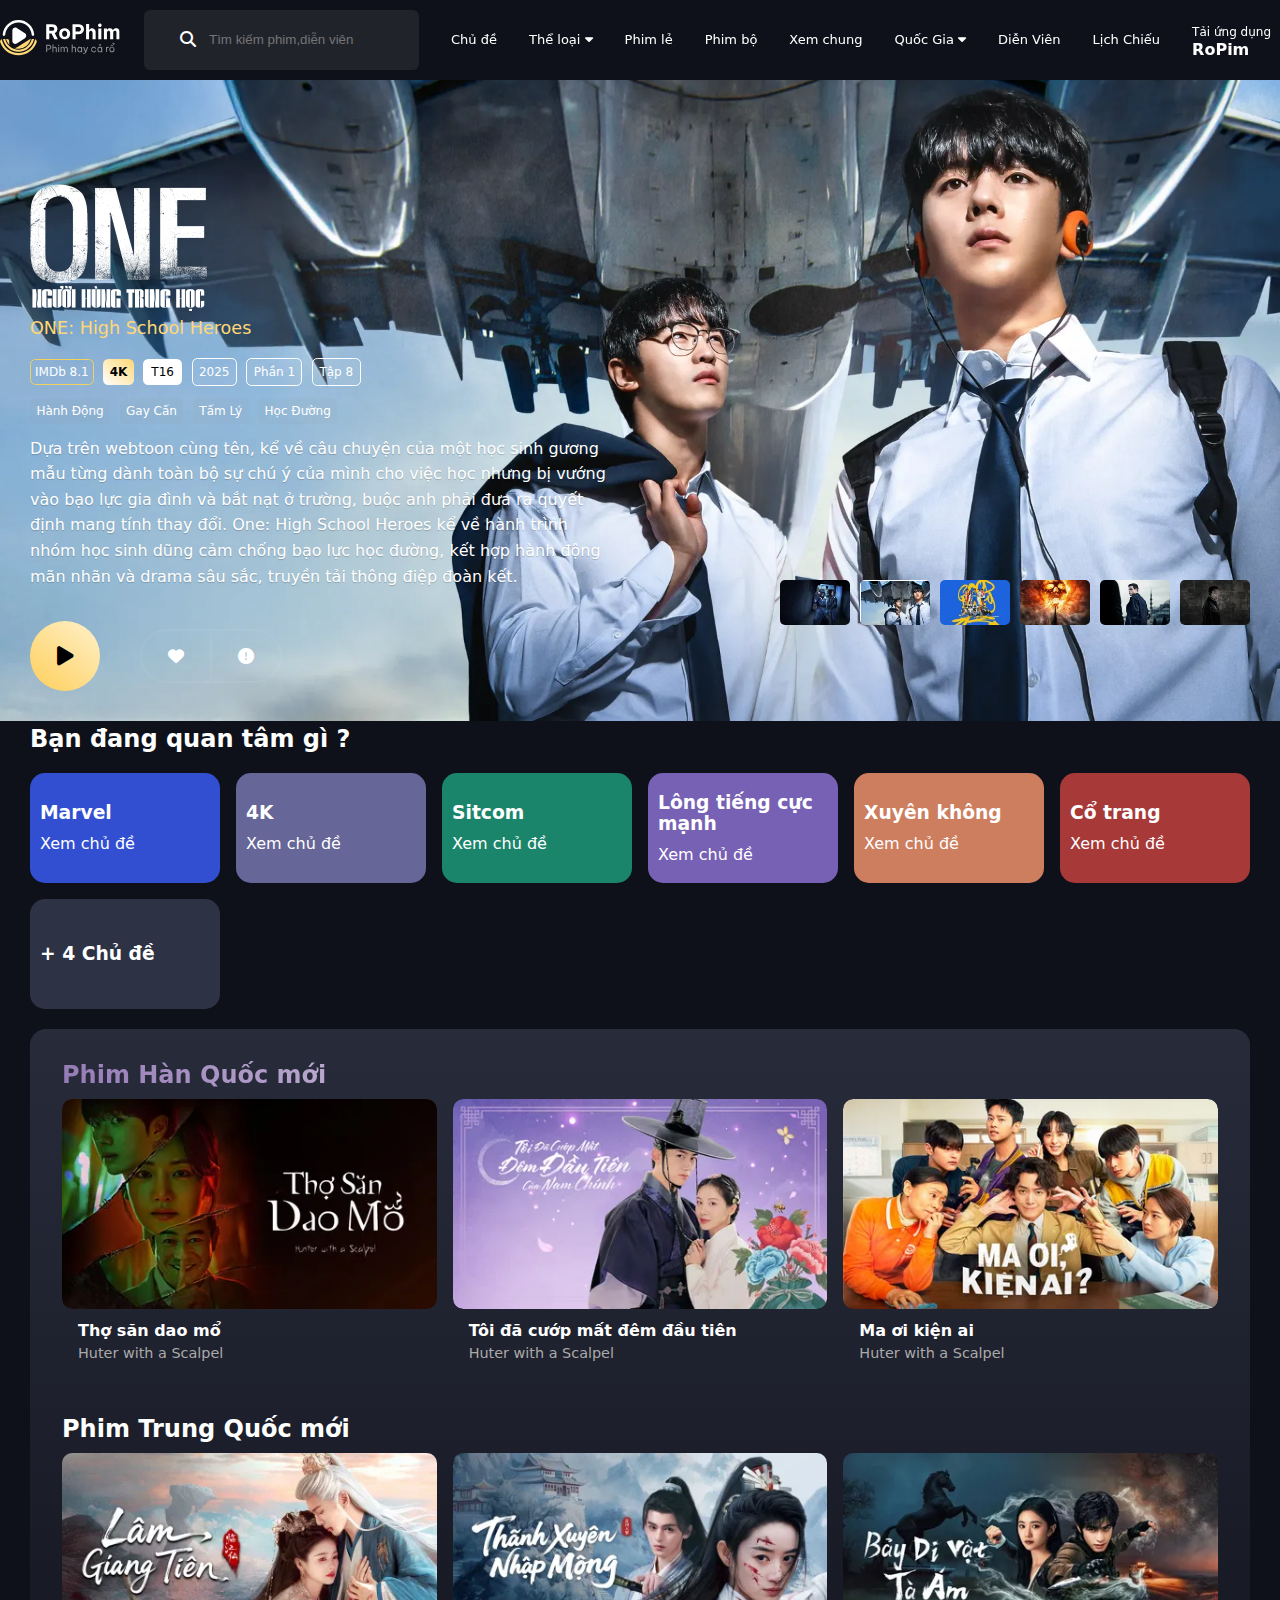
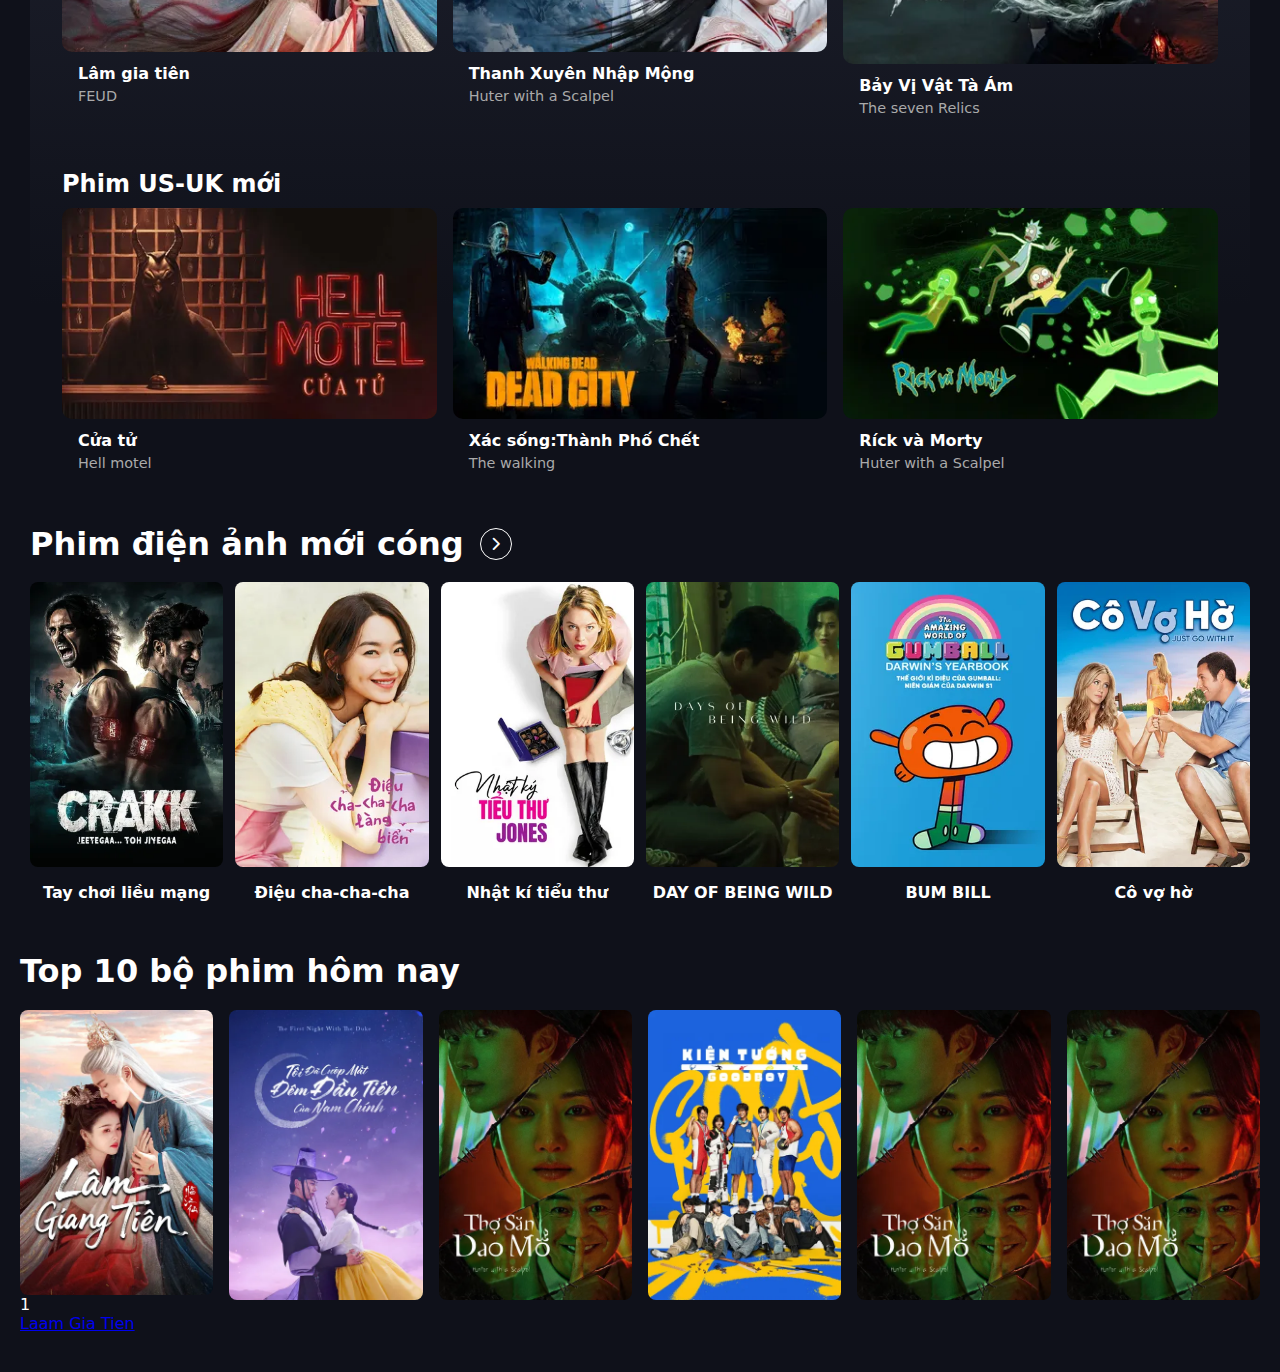
<file: index.html>
<!DOCTYPE html>
<html lang="en">
<head>
    <meta charset="UTF-8">
    <meta name="viewport" content="width=device-width, initial-scale=1.0">
    <title>Document</title>
    <link rel="stylesheet" href="./style.css">
    <link rel="stylesheet" href="https://cdnjs.cloudflare.com/ajax/libs/font-awesome/6.5.0/css/all.min.css">
</head>
<body>
    <header class="header">
        <div class="logo">
        <div class="icons"><i class="fa-solid fa-bars"></i></div>
        <div id="logo-pape">
            <img src="./img/logorophim.svg" alt="logoRoPhim" class="logo-pape-img"/>
        </div>
        <div>

        </div>
        </div>
        <div class="search">
            <div class="search-icon"><i class="fa-solid fa-magnifying-glass"></i></div>
            <input class="search-input" placeholder="Tìm kiếm phim,diễn viên"/>
        </div>
        <nav class="name-menu">
            <a href="#">Chủ đề</a>
            <a href="#">Thể loại <i class="fa-solid fa-caret-down"></i></a>
            <a href="#">Phim lẻ</a>
            <a href="#">Phim bộ</a>
            <a href="#">Xem chung</a>
            <a href="#">Quốc Gia <i class="fa-solid fa-caret-down"></i></a>
            <a href="#">Diễn Viên</a>
            <a href="#">Lịch Chiếu</a>
        </nav>
        <div class="text-light">
            <span class="text-dowloat">Tải ứng dụng</span>
            <strong>RoPim</strong>
        </div>
        <div id="main-user">
            <i class="fa-solid fa-user main-color"></i>
            <p class="main-color">Thành Viên</p>
        </div>
        <div class="icons"><i class="fa-solid fa-magnifying-glass"></i></div>
    </header>
        <main class="main">
            <div class="media-iteam">
            <div class="movie-media"><img src="./img/nguoihungtrunghoc.webp" alt="Phim Người Hùng Trung Học" class="title-img"/></div>
            <div class="main-container">
                <div>
                    <h1 class="name-movie-img">ONE: Người Hùng Trung Học</h1>
                <img src="./img/logoone.webp" alt="Movie Người Hùng Trung Học" class="movie-hero"/>
                </div>
                <div>
                <h3>ONE: High School Heroes</h3>
                <div class="tags">
                    <div class="tags-imdb">IMDb <span>8.1</span></div>
                    <div class="tags-quality">4K</div>
                    <div class="tags-model">T16</div>
                    <div class="tags-classic">2025</div>
                    <div class="tags-classic">Phần 1</div>
                    <div class="tags-classic">Tập 8</div>
                </div>
                <nav class="hl-tags">
                    <a class="tag-topic" href="https://www.rophim.me/the-loai/chinh-kich.1gOywM">Hành Động</a>
                    <a class="tag-topic" href="https://www.rophim.me/the-loai/hanh-dong.2xCjTG">Gay Cấn</a>
                    <a class="tag-topic" href="https://www.rophim.me/the-loai/tam-ly.epV6Ny">Tấm Lý</a>
                    <a class="tag-topic" href="#">Học Đường</a>
                </nav>
                <p class="description">Dựa trên webtoon cùng tên, kể về câu chuyện của một học sinh gương mẫu từng dành toàn bộ sự chú ý của mình cho việc học nhưng bị vướng vào bạo lực gia đình và bắt nạt ở trường, buộc anh phải đưa ra quyết định mang tính thay đổi. One: High School Heroes kể về hành trình nhóm học sinh dũng cảm chống bạo lực học đường, kết hợp hành động mãn nhãn và drama sâu sắc, truyền tải thông điệp đoàn kết. </p>
                <div class="movie-desqis">
                    <a class="touch-icon-tym" href="#">
                        <i class="fa-solid fa-play"></i>
                    </a>
                    <div class="touch-group">
                        <div class="tym-item"><i class="fa-solid fa-heart"></i></div>
                        <div class="tym-item"><i class="fa-solid fa-circle-exclamation"></i></div>
                    </div>
                </div>
                </div>
                </div>
            </div>
            <div class="wrapper">
                        <div class="wrap"><img src="./img/daimau.webp" alt="RoPhim Đại Mẫu" class="wrap-img"/></div>
                        <div class="wrap"><img src="./img/nguoihth.webp" alt="RoPhim Người Hùng Trung Học" class="wrap-img wrap-img-style"/></div>
                        <div class="wrap"><img src="./img/kientuong.webp" alt="RoPhim Kiện Tướng" class="wrap-img"/></div>
                        <div class="wrap"><img src="./img/luoihaituthan.webp" alt="RoPhim Lưỡi Hái Tử Thần" class="wrap-img"/></div>
                        <div class="wrap"><img src="./img/taynghiepdu.webp" alt="RoPhim Tay Nghiệp Dư" class="wrap-img"/></div>
                        <div class="wrap"><img src="./img/matdanhketaon2.webp" alt="RoPhim Mật Danh Kế Toán2" class="wrap-img"/></div>
                </div>
        </main>
        <div class="category-container">
                    <h2>Bạn đang quan tâm gì ?</h2>
                    <div class="cards-row-list">
                        <div class="cards-data1">
                        <div class="cards">
                            <h3>Marvel</h3>
                            <p>Xem chủ đề</p>
                        </div>
                        </div>
                        <div class="cards-data2">
                        <div class="cards">
                            <h3>4K</h3>
                            <p>Xem chủ đề</p>
                        </div>
                        </div>
                        <div class="cards-data3">
                        <div class="cards">
                            <h3>Sitcom</h3>
                            <p>Xem chủ đề</p>
                        </div>
                        </div>
                        <div class="cards-data4">
                        <div class="cards">
                            <h3>Lông tiếng cực mạnh</h3>
                            <p>Xem chủ đề</p>
                        </div>
                        </div>
                        <div class="cards-data5">
                        <div class="cards">
                            <h3>Xuyên không</h3>
                            <p>Xem chủ đề</p>
                        </div>
                        </div>
                        <div class="cards-data6">
                        <div class="cards">
                            <h3>Cổ trang</h3>
                            <p>Xem chủ đề</p>
                        </div>
                        </div>
                        <div class="cards-data7">
                        <div class="cards">
                            <h3>+ 4 Chủ đề</h3>
                        </div>
                    </div>
                </div>
                 <div class="categories">
            <div class="catalogue">
                <h2>Phim Hàn Quốc mới</h2>
                <div class="new-movie">
                    <div class="movie-new-pim">
                        <div class="movie-img-container">
                        <img src="./img/thosandaoma.webp" alt="Movie Thợ săn dao mổ" class="movie-new-img"/>
                        </div>
                        <div class="name-movie">
                        <h4>Thợ săn dao mổ</h4>
                        <p>Huter with a Scalpel</p>
                        </div>
                    </div>
                    <div class="movie-new-pim">
                        <div class="movie-img-container">
                        <img src="./img/toidacuop.webp" alt="Movie Tôi đã cướp mất đêm đầu tiên của nam chính" class="movie-new-img"/>
                        </div>
                    <div class="name-movie">
                        <h4>Tôi đã cướp mất đêm đầu tiên </h4>
                        <p>Huter with a Scalpel</p>
                        </div></div>
                    <div class="movie-new-pim">
                        <div class="movie-img-container">
                        <img src="./img/maoikienai.webp" alt="Movie Ma ơi kiện ai" class="movie-new-img"/>
                    </div>
                    <div class="name-movie">
                        <h4>Ma ơi kiện ai</h4>
                        <p>Huter with a Scalpel</p>
                        </div>
                    </div>
                </div>
            </div>
                        <div class="new">
                <h2>Phim Trung Quốc mới</h2>
                <div class="new-movie">
                    <div class="movie-new-pim">
                        <div class="movie-img-container">
                        <div class="movie-img"><img src="./img/lamgiatien.webp" alt="MovieLamGiangTien" class="movie-new-img"/></div>
                        </div>
                        <div class="name-movie">
                        <h4>Lâm gia tiên</h4>
                        <p>FEUD</p>
                        </div>
                    </div>
                    <div class="movie-new-pim">
                        <div class="movie-img-container">
                        <div class="movie-img"><img src="./img/thanhxuyennhapmong.webp" alt="MovieThanhXuyenNhapMong" class="movie-new-img"/></div>
                        </div>
                    <div class="name-movie">
                        <h4>Thanh Xuyên Nhập Mộng</h4>
                        <p>Huter with a Scalpel</p>
                        </div></div>
                    <div class="movie-new-pim">
                        <div class="movie-img-container">
                        <div class="movie-img"><img src="./img/bayvivattaam.webp" alt="Movie7ViVatTaAm" class="movie-new-img"/></div>
                        </div>
                    <div class="name-movie">
                        <h4>Bảy Vị Vật Tà Ám</h4>
                        <p>The seven Relics</p>
                        </div>
                    </div>
                </div>
            </div>
                        <div class="new">
                <h2>Phim US-UK mới</h2>
                <div class="new-movie">
                    <div class="movie-new-pim">
                        <div class="movie-img-container">
                        <div class="movie-img"><img src="./img/cuatu.webp" alt="MovieThoSanDaoMo" class="movie-new-img"/></div>
                        </div>
                        <div class="name-movie">
                        <h4>Cửa tử</h4>
                        <p>Hell motel</p>
                        </div>
                    </div>
                    <div class="movie-new-movie">
                        <div class="movie-img-container">
                        <div class="movie-img"><img src="./img/xacsong.webp" alt="MovieToiDaCuop" class="movie-new-img"></div>
                        </div>
                    <div class="name-movie">
                        <h4>Xác sống:Thành Phố Chết</h4>
                        <p>The walking</p>
                        </div></div>
                    <div class="movie-new-movie">
                        <div class="movie-img-container">
                        <div class="movie-img"><img src="./img/rick.webp" alt="MovieMaOiKienAi" class="movie-new-img"/></div>
                        </div>
                    <div class="name-movie">
                        <h4>Ríck và Morty</h4>
                        <p>Huter with a Scalpel</p>
                        </div>
                    </div>
                </div>
            </div>
            </div>  
        </div>
        <div class="effect-fade-in">
            <div class="cards-slide">
                <div class="cards-header">
                <h1>Phim điện ảnh mới cóng</h1>
                <div class="cat-row"><i class="fa-solid fa-chevron-right"></i></div>
                </div>
                <div class="row-content">
                    <div class="sw-item">
                    <div class="row-demo">
                        <img src="./img/taychoilieumang.webp" alt="Phim Tay chơi liều mạng">
                    </div>
                    <h4 class="name-row-demo">Tay chơi liều mạng</h4>
                    </div>
                    <div class="sw-item">
                    <div class="row-demo">
                        <img src="./img/dieuchanangbien.jpg" alt="Phim Điệu cha-cha-cha"/>
                    </div>
                    <h4 class="name-row-demo">Điệu cha-cha-cha</h4>
                    </div>
                    <div class="sw-item">
                    <div class="row-demo">
                        <img src="./img/nhatkitieuthu.jpg" alt="Phim Nhật kí tiểu thư"/>
                    </div>
                    <h4 class="name-row-demo">Nhật kí tiểu thư</h4>
                    </div>
                    <div class="sw-item">
                    <div class="row-demo">
                        <img src="./img/dayof.webp" alt="DAY OF BEING WILD"/>
                    </div>
                    <h4 class="name-row-demo">DAY OF BEING WILD</h4>
                    </div>
                    <div class="sw-item">
                    <div class="row-demo">
                        <img src="./img/bumbull.png" alt="Phim BUM BILL"/>
                    </div>
                    <h4 class="name-row-demo">BUM BILL</h4>
                </div>
                    <div class="sw-item">
                    <div class="row-demo">
                        <img src="./img/covoho.jpg" alt="Phim cô vợ hờ"/>
                    </div>
                    <h4 class="name-row-demo">Cô vợ hờ</h4>
                    </div>  
                </div>
            </div>
        </div>
    <div class="top-ten-movie">
        <div class="top-movie">
            <div class="top-movie-title">
                <h1>Top 10 bộ phim hôm nay</h1>
            </div>
            <div class="top-movie-list">
                <div class="top-each-movie">
                    <div class="image-movie">
                        <img src="./img/topphim1.webp" alt="Top1 Lâm Gia Tiên"/>
                    </div>
                    <div class="top-movie-describe">
                        <div>1</div>
                        <a href="#">Laam Gia Tien</a>
                            <div></div>
                            <div></div>
                    </div>
                </div>
                <div class="top-each-movie">
                    <div class="image-movie">
                        <img src="./img/phimtophai.webp" alt="Top2 Tôi đã cướp đêm đầu tiên của nam chính" />
                    </div>
                    <div class="top-movie-describe"></div>
                </div>
                <div class="top-each-movie">
                    <div class="image-movie">
                        <img src="./img/pimtopba.webp" alt="Top3 Thợ săn dao mổ"/>
                    </div>
                    <div class="top-movie-describe"></div>
                </div>
                <div class="top-each-movie">
                    <div class="image-movie">
                        <img src="./img/phimtopbon.webp" alt="Top4 Kiện tướng"/>
                    </div>
                    <div class="top-movie-describe"></div>
                </div>
                <div class="top-each-movie">
                    <div class="image-movie">
                        <img src="./img/pimtopba.webp" alt="Top3 Thợ săn dao mổ"/>
                    </div>
                    <div class="top-movie-describe"></div>
                </div>
                <div class="top-each-movie">
                    <div class="image-movie">
                        <img src="./img/pimtopba.webp" alt="Top3 Thợ săn dao mổ"/>
                    </div>
                    <div class="top-movie-describe"></div>
                </div>
            </div>
        </div>
    </div>
</body>
</html>
</file>
<file: style.css>
* {
    margin: 0;
    padding: 0;
}

body {
    font-family: system-ui, -apple-system, "Segoe UI", Roboto, "Helvetic";
    height: 100%;
    background-color: #0F111A;
    color: #fff;
    width: 100%;
    height: 100%;
}

.header {
    width: 100%;
    height: auto;
    background-color: #0F111A;
    display: flex;
    justify-content: space-between;
    align-items: center;
    position: fixed;
    z-index: 3;
    padding: 10px 0;
    gap: 1.5em;
}

.logo {
    display: flex;
    align-items: center;
}

#logo-pape{
    width: 120px;
    height: auto;
    flex-shrink: 0;
}

.logo img {
    height: auto;
    cursor: pointer;
}

.name-movie-img {
    display: none;
}

.fa-solid {
    color: #fff;
}

.title-img {
    width: 100%;
    height: 100%;
}

.movie-media {
    width: 100%;
    height: 100%;
   
}

.movie-hero {
    max-width: 500px;
    max-height: 130px;
}

.main {
    position: relative;
    z-index: 2;
    width: 100%;
}

.main-container {
    position: absolute;
    top: 25%;
    right: 50%;
    padding: 0 30px 60px;
    z-index: 2;
}

.main-container a {
    cursor: pointer;
    text-decoration: none;
    color: #fff;
}

.main-container h3 {
    font-size: 1.1em;
    line-height: 1.5;
    font-weight: 300;
    margin-bottom: 1rem;
    color: #ffd875;
}    


.tags {
    display: flex;
    align-items: center;
    gap: .6rem;
    margin-bottom: .75rem;
}

.tags-imdb {
    border: 1px solid #f0d25c;
    color: #fff;
    cursor: pointer;
    border-radius: .33rem;
    font-size: 12px;
    padding: 0 4px;
    line-height: 24px;
}

.tags-quality {
    background-image: linear-gradient(220deg, #FFD875, #FFF);
    background-color: #FFD875;
    border-radius: .33rem;
    height: 26px;
    display: flex;
    align-items: center;
    justify-content: center;
    font-weight: 700;
    font-size: 12px;
    color: #000;
    padding: 0 .4rem;
}

.tags-model {
    background-color: #fff;
    color: #000;
    font-weight: 500;
    display: flex;
    cursor: pointer;
    line-height: 26px;
    padding: 0 .5rem;
    border-radius: .33rem;
    align-items: center;
    font-size: 12px;
}

.tags-classic {
    background-color: #ffffff10;
    height: 26px;
    padding: 0 .4rem;
    color: #fff;
    border: 1px solid #fff;
    border-radius: .33rem;
    align-items: center;
    font-size: 12px;
    display: flex;
    cursor: pointer;
}

.hl-tags {
    display: flex;
    gap: .6rem;
    margin-bottom: .75rem;
}

.tag-topic {
    font-size: 12px !important;
    background-color: #948b8b10 ;
    height: 26px;
    padding: 0 .4rem;
    color: #fff;
    display: flex;
    align-items: center;
    border-radius: .33rem;
    align-items: center;
}

.description {
    font-size: 1em;
    line-height: 1.6;
    color: #fff;
    text-shadow: 0 1px 1px rgba(0, 0, 0, .2);
    font-weight: 400;
    margin-bottom: 2rem;
}

.movie-desqis {
    display: flex;
    gap: 40px;
    align-items: center;
}

.touch-icon-tym {
    display: flex;
    justify-content: center;
    align-items: center;
    width: 70px;
    height: 70px;
    border-radius: 100%;
    background: linear-gradient(39deg, rgba(254, 207, 89, 1), rgba(255, 241, 204, 1));
}

.fa-play {
    font-size: 22px;
    color: #000;
}

.touch-group {
    display: inline-flex;
    align-items: center;
    border: 2px solid #ffffff10;
    border-radius: 30px;
    height: 50px;
}

.tym-item {
    height: 50px;
    min-width: 68px;
    display: flex;
    justify-content: center;
    align-items: center;
    cursor: pointer;
}

.tym-item+.tym-item {
    border-left: 2px solid #ffffff10
}

.touch-icon-tym:hover {
    box-shadow: 0 0 20px #fff019 !important;
}

.touch-group:hover {
    border: 2px solid #ffffff;
}

/* .fa-solid:hover {
    color: #fff019;
} */

.wrapper {
    display: flex;
    gap: 10px;
    position: absolute;
    right: 0;
    padding: 0 30px 100px;
    bottom: 0;
    z-index: 2;
    width: 100%;
    justify-content: flex-end;
}

.wrap-img:hover {
    border: 1px solid #ffffff;
}

.wrap {
    width: 70px;
    height: 45px;
    overflow: hidden;
    border-radius: 5px;
}

.wrap-img {
    max-width: 100% !important;
    height: 100% !important;
    object-fit: cover;
    
}

.wrap-img-style {
    border: 1px solid #ffffff;
}

.category-container {
    padding: 0 30px;
}

.cards-row-list {
    display: grid;
     gap: 1rem; /*=16px */
     grid-template-columns: repeat(6, 1fr);  /* 6 cot */
     padding: 20px 0;
}

.cards-data1, .cards-data2, .cards-data3, .cards-data4, .cards-data5, .cards-data6, .cards-data7 {
    display: flex;
    align-items: center;
    justify-content: center;
    width: 100%;
    border-radius: 15px;
    min-height: 110px;
    transition: transform 0.3s ease, box-shadow 0.3s ease;
    cursor: pointer;
}

.cards {
    padding: 0 10px;
    width: 100%;
    max-height: 110px;
    display: flex;
    flex-direction: column;
    align-items: flex-start;
    justify-content: flex-end;
    gap: 0.7rem;
}

.cards-row-list .cards-data1 {
    background-color: rgb(50, 79, 209);
}
.cards-row-list .cards-data2{
    background-color: rgb(102, 102, 153);
}
.cards-row-list .cards-data3{
    background-color: rgb(27, 133, 108);
}
.cards-row-list .cards-data4{
    background-color: rgb(119, 97, 180);
}
.cards-row-list .cards-data5{
    background-color: rgb(205, 126, 95);
}
.cards-row-list .cards-data6{
    background-color: rgb(167, 57, 57);
}
.cards-row-list .cards-data7{
    background-color: rgb(46, 50, 69);
}

.cards-data1:hover,
 .cards-data2:hover,
  .cards-data3:hover,
   .cards-data4:hover,
   .cards-data5:hover,
    .cards-data6:hover,
     .cards-data7:hover {
    transform: translateY(-5px);
}

.categories {
    background: linear-gradient(0deg, rgba(40, 43, 58, 0) 20%, rgb(40, 43, 58));
    padding: 2rem;
    border-radius: 16px;
    display: grid;
    gap: 2rem;
}

.catalogue  {
    width: 100%;   
}

.catalogue h2 {
    font-size: 24px;
    font-weight: bold;
    margin: 0;
    background: linear-gradient(235deg, white 30%, #674196 130%);
    -webkit-background-clip: text;
    -webkit-text-fill-color: transparent;
}

.new-movie {
    display: grid;
    grid-template-columns: repeat(3,1fr);
    gap: 1rem;
    padding: 10px 0;
}

.movie-new-img {
  width: 100%;
  height: auto;
  object-fit: cover;
  display: block;
  border-radius: inherit;
}

.name-movie {
    padding: .75rem 1rem;
}

.name-movie h4 {
    cursor: pointer;
    color: #fff;
}

.name-movie h4:hover {
    color: #f0d25c;
}

.name-movie p {
    font-size: .9em;
    margin-top: 5px;
    color: #aaa;
}

.cards-header {
    display: flex;
    align-items: center;
    gap: 1rem;
    margin-bottom: 1.2rem;
}

.row-headr h1 {
    font-size: 1.8em;
}

.cat-row {
    width: 30px;
    height: 30px;
    border-radius: 100%;
    border: 1px solid #ffffff;
    display: flex;
    align-items: center;
    justify-content: center;
    font-size: 14px;
}

.movie-img-container {
    width: 100%;
    overflow: hidden;
    border-radius: 10px;
}

.movie-new-pim {
    width: 100%;
  display: flex;
  flex-direction: column;
}

.row-content {
    gap: 0.75rem;
    cursor: pointer;
    width: 100%;
    display: grid;
    grid-template-columns: repeat(6, 1fr);
}

.row-demo img:hover {
    background-color: #2F3346;
    transition: all 0.1s ease;
}

.row-demo {
    width: 100%;
    transition: all 0.1s ease;
}

.row-demo img {
    width: 100%;
    height: 285px;
    border-radius: 0.5rem;
    object-fit: cover;
}
@media (max-width: 1440px) {
    .icons {
        display: none;
    }
}

@media (max-width: 1024px) {
    .description {
    display: -webkit-box;
    -webkit-box-orient: vertical;
    -webkit-line-clamp: 3;
    overflow: hidden;
    }
    .wrapper {
        padding: 0 30px 30px;
    }

    .main-container {
        padding: 0 30px 30px ;
        top: 35%
    }
    .wrap {
        width: 26px !important;
        height: 26px !important;
        border-radius: 100%;
    }
    .movie-hero {
        display: none;
    }
    .name-movie-img {
        display: block;
        font-size: 2em;
    }
    .search {
        display: none !important;
    }
    .name-menu {
        display: none !important;
    }
    .text-light {
        display: none !important;
    }
    #main-user {
        display: none !important;
    }
    .icons {
    cursor: pointer;
    width: 40px;
    height: 40px;
    display: flex;
    align-items: center !important;
    justify-content: center !important;
    padding: 0 6px;
    }
}

@media (max-width: 768px) {
    .movie-hero {
        display: none;
    }
    .name-movie-img {
        display: block;
        font-size: 2em;
    }
    .description {
        display: none;
    }
    .main-container {
        padding: 0 30px 60px;
    }
    .touch-icon-tym {
        width: 60px ;
        height: 60px;
    }
    .cards-row-list {
        grid-template-columns: repeat(3, 1fr);
    }
    .movie-img-container{
        max-width: 328px;
        max-height: 183px;
    }
    .new-movie{
        overflow-x: scroll;
    }
}

@media (max-width: 425px) {
    .touch-group {
        display: none;
    }

    .main-container a{
        display: none !important;
    }
    .hl-tags {
        display: none;
    }
    .wrapper {
        width: 100%;
        right: 70px;
    }
    .main-container {
        text-align: center;
        right: 30px;
    }
    .name-movie-img {
    font-size: 16px;
    font-weight: bolder;
    }
    .main-container h3 {
        font-size: 15.4px;
    }
}

.cards-slide {
    padding: 0 30px 50px;
}

.sw-item {
    width: 100%;
    display: flex;
    flex-direction: column;
    gap: .75rem;
}

.name-row-demo {
    color: #fff;
    font-size: 1em;
    text-align: center;
}

.top-ten-movie {
    width: 100%;
}

.top-movie-list {
    display: grid;
    grid-template-columns: repeat(auto-fit, minmax(180px, 1fr));
    gap: 1rem;
    width: 100%;
    height: 100%;
    padding: 20px 0;
}

.top-each-movie {
    width: 100%;
    height: auto;
}

.image-movie {
    display: flex;
    flex-direction: column;
    text-align: center;
    justify-content: space-between;
    position: relative;
    width: 100%;
}

.image-movie img{
    width: 100%;
    height: 100%;
    object-fit: cover;
    transition: all 0.1s ease;
    border-radius: 0.5rem;
}

.top-movie {
    padding: 0 20px;
    margin-bottom: 19.2px;
}

.search {
    width: 100%;
    height: 2.8rem;
    line-height: 2rem;
    padding: .4rem 2rem;
    background-color: rgba(255, 255, 255, .08);
    color: #fff;
    font-size: 1em;
    outline: none !important;
    box-shadow: none !important;
    border-radius: .4rem;
    border: 1px solid transparent !important;
    display: flex;
    align-items: center;
    gap: 10px;
}

.search-input {
    background-color: rgba(255, 255, 255, .0);
    border: none;
    color: #fff;
}

.search-icon {
    font-size: 16px;
    padding: 3px;
    color: #fff;
}

.name-menu {
    display: flex;
    align-items: center;
    gap: 1em;
}

.name-menu a {
    color: #fff;
    cursor: pointer;
    text-decoration: none;
    font-size: 13px;
    padding: 0 .5rem;
    white-space: nowrap;
}

.text-dowloat {
    white-space: nowrap;
    font-size: 12px;
}

#main-user {
    display: flex;
    align-items: center;
    gap: 1rem;
    background-color: #fff;
    border-radius: 3rem;
    padding: .5rem .8rem;
    border: 1px solid rgba(255, 255, 255, .5);
    text-align: center;
}

.main-color {
    color: #000;
    white-space: nowrap;
    font-weight: 500;
    font-size: 1em;

    
}
</file>
